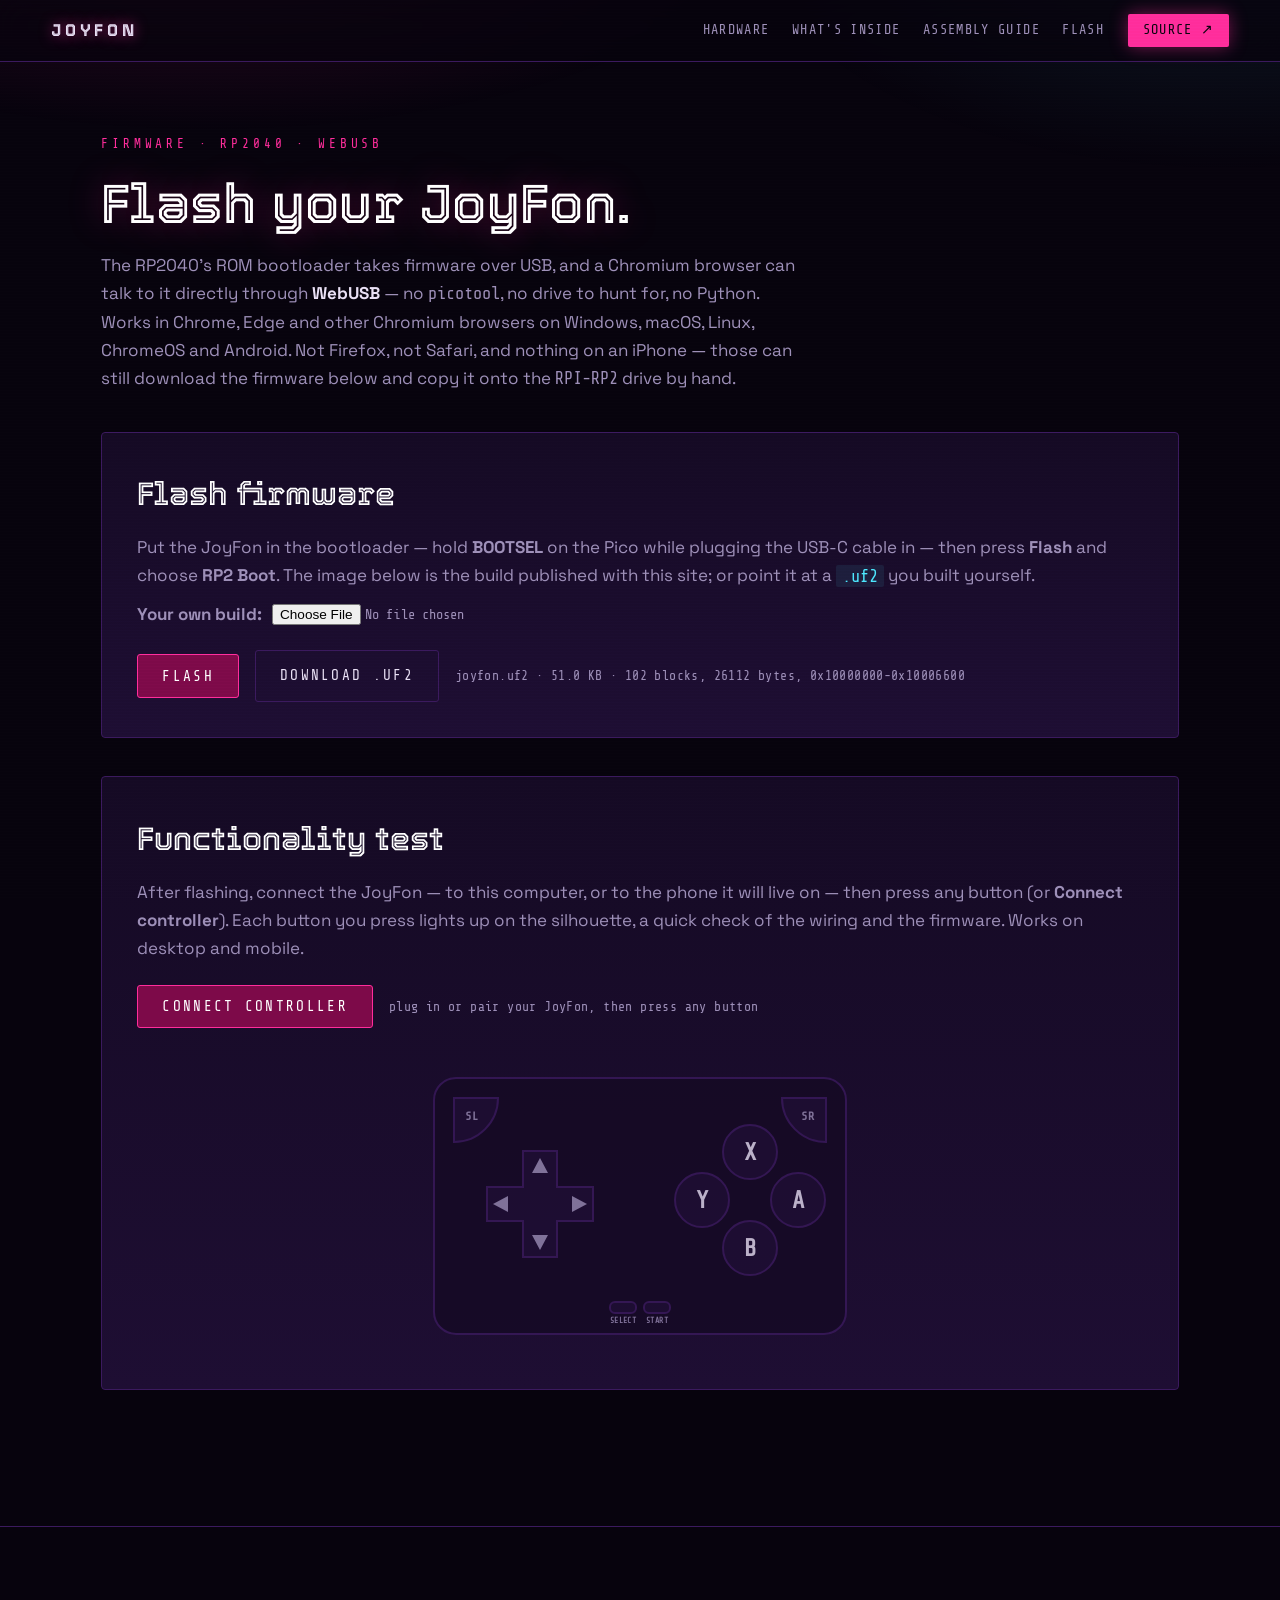
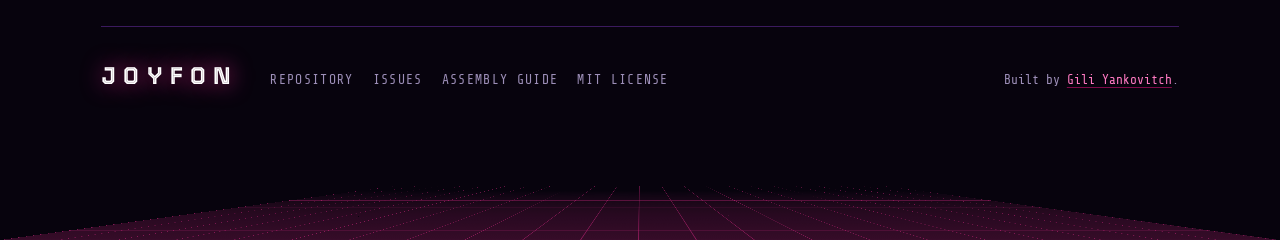
<file: flash.html>
<!DOCTYPE html>
<html lang="en">
<head>
<meta charset="utf-8">
<meta name="viewport" content="width=device-width, initial-scale=1">
<title>Flash your JoyFon — firmware over WebUSB</title>
<meta name="description" content="Flash the JoyFon firmware straight from your browser over WebUSB — no picotool, no drive to find. Or download the .uf2 and copy it onto the RPI-RP2 drive.">
<meta name="theme-color" content="#07030d">

<meta property="og:title" content="Flash your JoyFon">
<meta property="og:description" content="Flash the JoyFon firmware from your browser over WebUSB, or download the .uf2.">
<meta property="og:image" content="images/front.png">
<meta property="og:type" content="website">

<link rel="icon" href="images/front-transparent.png">
<link rel="preconnect" href="https://fonts.googleapis.com">
<link rel="preconnect" href="https://fonts.gstatic.com" crossorigin>
<link href="https://fonts.googleapis.com/css2?family=Share+Tech+Mono&family=Space+Grotesk:wght@400;500;700&family=Tourney:ital,wght@0,600;0,800;1,800&display=swap" rel="stylesheet">
<link rel="stylesheet" href="assets/site.css">
<link rel="stylesheet" href="assets/flash.css">
</head>
<body>

<div class="scanlines" aria-hidden="true"></div>

<header class="topbar">
  <a class="topbar__mark" href="index.html">JOYFON</a>
  <nav class="topbar__nav" aria-label="Sections">
    <a href="index.html#hardware">Hardware</a>
    <a href="index.html#files">What's inside</a>
    <a href="assembly.html">Assembly guide</a>
    <a href="flash.html" aria-current="page">Flash</a>
  </nav>
  <a class="topbar__repo" href="https://github.com/gili-yankovitch/joyfon">Source ↗</a>
</header>

<main class="flash-main">

  <p class="eyebrow">Firmware · RP2040 · WebUSB</p>
  <h1 class="h2">Flash your JoyFon.</h1>
  <p class="flash-lede">
    The RP2040's ROM bootloader takes firmware over USB, and a Chromium browser can talk to it
    directly through <b>WebUSB</b> — no <code>picotool</code>, no drive to hunt for, no Python.
    Works in Chrome, Edge and other Chromium browsers on Windows, macOS, Linux, ChromeOS and
    Android. Not Firefox, not Safari, and nothing on an iPhone — those can still download the
    firmware below and copy it onto the <code>RPI-RP2</code> drive by hand.
  </p>

  <section class="panel">
    <h2>Flash firmware</h2>
    <p class="note">Put the JoyFon in the bootloader — hold <b>BOOTSEL</b> on the Pico while plugging
      the USB-C cable in — then press <b>Flash</b> and choose <b>RP2 Boot</b>. The image below is the
      build published with this site; or point it at a <code>.uf2</code> you built yourself.</p>
    <p class="note file-pick"><b>Your own build:</b>
      <input id="file" type="file" accept=".uf2,application/octet-stream"></p>

    <div class="stage-bar">
      <button id="flashBtn" class="btn btn--solid" disabled>Flash</button>
      <a id="downloadBtn" class="btn ghost" href="firmware/joyfon.uf2" download>Download .uf2</a>
      <span id="flashStatus" class="status">loading firmware…</span>
    </div>
    <progress id="progress" class="flash-progress" max="1" value="0" hidden></progress>
    <ol id="flashLog" class="log" reversed></ol>
  </section>

  <section class="panel">
    <h2>Functionality test</h2>
    <p class="note">After flashing, connect the JoyFon — to this computer, or to the phone it will
      live on — then press any button (or <b>Connect controller</b>). Each button you press lights up
      on the silhouette, a quick check of the wiring and the firmware. Works on desktop and mobile.</p>

    <div class="stage-bar">
      <button id="connectBtn" class="btn btn--solid">Connect controller</button>
      <span id="testStatus" class="status">not connected</span>
    </div>

    <div class="pad-wrap">
      <svg id="pad" class="pad" viewBox="0 0 440 300" role="img"
           aria-label="JoyFon button test silhouette" xmlns="http://www.w3.org/2000/svg">
        <!-- shell -->
        <rect class="pad-shell" x="14" y="24" width="412" height="256" rx="22"/>
        <!-- quarter-circle corner shoulders -->
        <path id="btn-sl" class="pad-btn" d="M34 44 L78 44 A44 44 0 0 1 34 88 Z"/>
        <path id="btn-sr" class="pad-btn" d="M406 44 L362 44 A44 44 0 0 0 406 88 Z"/>
        <text class="pad-lbl pad-lbl--sm" x="52"  y="66">SL</text>
        <text class="pad-lbl pad-lbl--sm" x="388" y="66">SR</text>
        <!-- d-pad: one plus, with arrows that flash when pressed -->
        <polygon class="pad-dpad-c" points="103,97 137,97 137,133 173,133 173,167 137,167 137,203 103,203 103,167 67,167 67,133 103,133"/>
        <polygon id="btn-up"    class="pad-arrow" points="120,104 112,119 128,119"/>
        <polygon id="btn-down"  class="pad-arrow" points="120,196 112,181 128,181"/>
        <polygon id="btn-left"  class="pad-arrow" points="73,150 88,142 88,158"/>
        <polygon id="btn-right" class="pad-arrow" points="167,150 152,142 152,158"/>
        <!-- face diamond: Nintendo layout (X top, Y left, A right, B bottom) -->
        <circle id="btn-x" class="pad-btn" cx="330" cy="98"  r="27"/>
        <circle id="btn-y" class="pad-btn" cx="282" cy="146" r="27"/>
        <circle id="btn-a" class="pad-btn" cx="378" cy="146" r="27"/>
        <circle id="btn-b" class="pad-btn" cx="330" cy="194" r="27"/>
        <text class="pad-lbl pad-face" x="330" y="106">X</text>
        <text class="pad-lbl pad-face" x="282" y="154">Y</text>
        <text class="pad-lbl pad-face" x="378" y="154">A</text>
        <text class="pad-lbl pad-face" x="330" y="202">B</text>
        <!-- start / select, small pills centred -->
        <rect id="btn-select" class="pad-btn" x="190" y="248" width="26" height="11" rx="5"/>
        <rect id="btn-start"  class="pad-btn" x="224" y="248" width="26" height="11" rx="5"/>
        <text class="pad-lbl pad-lbl--xs" x="203" y="269">SELECT</text>
        <text class="pad-lbl pad-lbl--xs" x="237" y="269">START</text>
      </svg>
    </div>
  </section>

</main>

<footer class="footer">
  <div class="footer__horizon" aria-hidden="true"></div>
  <div class="footer__inner">
    <div class="footer__end">
      <p class="footer__mark">JOYFON</p>
      <nav class="footer__links" aria-label="Repository links">
        <a href="https://github.com/gili-yankovitch/joyfon">Repository</a>
        <a href="https://github.com/gili-yankovitch/joyfon/issues">Issues</a>
        <a href="assembly.html">Assembly guide</a>
        <a href="https://github.com/gili-yankovitch/joyfon/blob/main/LICENSE">MIT license</a>
      </nav>
      <p class="footer__line">Built by <a href="https://github.com/gili-yankovitch">Gili Yankovitch</a>.</p>
    </div>
  </div>
</footer>

<script type="module" src="assets/flash.js"></script>
</body>
</html>
</file>
<file: assets/site.css>
/* ═══════════════════════════════════════════════════════════════════
   Joyfon — tokens
   ═══════════════════════════════════════════════════════════════════ */
:root {
  --void:      #07030d;
  --deck:      #150a24;
  --deck-2:    #1e0e33;
  --edge:      #3b1a5e;
  --hot:       #ff2d9b;
  --hot-soft:  #ff7ac2;
  --hot-dim:   #7d0a49;
  --ice:       #4de8ff;
  --amber:     #ffc24d;
  --text:      #e9e0f5;
  --text-dim:  #9d8fb8;

  --display: "Tourney", "Arial Narrow", Impact, sans-serif;
  --body:    "Space Grotesk", ui-sans-serif, system-ui, sans-serif;
  --mono:    "Share Tech Mono", ui-monospace, "SFMono-Regular", monospace;

  --gut:  clamp(1.25rem, 4vw, 4rem);
  --maxw: 1180px;
  --rail: 1px solid var(--edge);
}

*, *::before, *::after { box-sizing: border-box; }

html { scroll-behavior: smooth; }
@media (prefers-reduced-motion: reduce) { html { scroll-behavior: auto; } }

body {
  margin: 0;
  background: var(--void);
  color: var(--text);
  font-family: var(--body);
  font-size: clamp(1rem, 0.96rem + 0.2vw, 1.0625rem);
  line-height: 1.65;
  -webkit-font-smoothing: antialiased;
  overflow-x: hidden;
}

/* magenta wash behind everything */
body::before {
  content: "";
  position: fixed;
  inset: -20vh -10vw auto;
  height: 90vh;
  background:
    radial-gradient(60% 55% at 22% 0%, rgba(255, 45, 155, 0.22), transparent 70%),
    radial-gradient(45% 45% at 88% 12%, rgba(77, 232, 255, 0.10), transparent 70%);
  pointer-events: none;
  z-index: 0;
}

a { color: var(--hot-soft); text-decoration-color: var(--hot-dim); text-underline-offset: 3px; }
a:hover { color: #fff; text-decoration-color: var(--hot); }

:focus-visible {
  outline: 2px solid var(--ice);
  outline-offset: 3px;
  border-radius: 2px;
}

code, pre { font-family: var(--mono); }

.visually-hidden {
  position: absolute; width: 1px; height: 1px;
  margin: -1px; padding: 0; overflow: hidden;
  clip: rect(0 0 0 0); white-space: nowrap; border: 0;
}

/* CRT scanline veil over the whole page */
.scanlines {
  position: fixed;
  inset: 0;
  z-index: 90;
  pointer-events: none;
  background: repeating-linear-gradient(
    to bottom,
    rgba(255, 255, 255, 0.028) 0 1px,
    transparent 1px 3px
  );
  mix-blend-mode: overlay;
}

/* ═══════════════════════════════════════════════════════════════════
   Top bar
   ═══════════════════════════════════════════════════════════════════ */
.topbar {
  position: sticky;
  top: 0;
  z-index: 80;
  display: flex;
  align-items: center;
  gap: 1.5rem;
  padding: 0.85rem var(--gut);
  border-bottom: var(--rail);
  background: rgba(7, 3, 13, 0.78);
  backdrop-filter: blur(14px);
}

.topbar__mark {
  font-family: var(--display);
  font-weight: 800;
  font-size: 1.05rem;
  letter-spacing: 0.22em;
  color: var(--text);
  text-decoration: none;
  text-shadow: 0 0 14px rgba(255, 45, 155, 0.7);
}

.topbar__nav {
  display: flex;
  gap: 1.4rem;
  margin-inline-start: auto;
  font-family: var(--mono);
  font-size: 0.85rem;
  letter-spacing: 0.1em;
  text-transform: uppercase;
}
.topbar__nav a { color: var(--text-dim); text-decoration: none; }
.topbar__nav a:hover { color: var(--hot); }

.topbar__repo {
  font-family: var(--mono);
  font-size: 0.85rem;
  letter-spacing: 0.1em;
  text-transform: uppercase;
  color: var(--void);
  background: var(--hot);
  padding: 0.35rem 0.9rem;
  border-radius: 2px;
  text-decoration: none;
  box-shadow: 0 0 18px rgba(255, 45, 155, 0.45);
}
.topbar__repo:hover { color: var(--void); background: var(--hot-soft); }

/* Always-visible Flash pill — the one nav item that survives on mobile. */
.topbar__flash {
  font-family: var(--mono);
  font-size: 0.85rem;
  letter-spacing: 0.1em;
  text-transform: uppercase;
  color: var(--text);
  border: 1px solid var(--edge);
  padding: 0.3rem 0.85rem;
  border-radius: 2px;
  text-decoration: none;
  white-space: nowrap;
}
.topbar__flash:hover { color: #fff; border-color: var(--hot); }

@media (max-width: 720px) {
  .topbar__nav { display: none; }
  .topbar__flash { margin-inline-start: auto; }
}

/* ═══════════════════════════════════════════════════════════════════
   Hero
   ═══════════════════════════════════════════════════════════════════ */
.hero {
  position: relative;
  z-index: 1;
  display: grid;
  grid-template-columns: minmax(0, 1.05fr) minmax(0, 0.95fr);
  gap: clamp(2rem, 5vw, 4.5rem);
  align-items: center;
  max-width: var(--maxw);
  margin-inline: auto;
  padding: clamp(3rem, 8vw, 6rem) var(--gut) clamp(2.5rem, 6vw, 4rem);
}

.eyebrow {
  margin: 0 0 1.4rem;
  font-family: var(--mono);
  font-size: 0.8rem;
  letter-spacing: 0.3em;
  text-transform: uppercase;
  color: var(--hot);
}

.wordmark {
  position: relative;
  margin: 0;
  font-family: var(--display);
  font-weight: 800;
  font-size: clamp(3.6rem, 12vw, 8.5rem);
  line-height: 0.86;
  letter-spacing: 0.01em;
}

.wordmark__face {
  position: relative;
  display: block;
  background: linear-gradient(
    177deg,
    #ffffff 0%, #efe6ff 22%, #9d90c4 43%,
    #4a3f6b 51%, #b9aee0 60%, #ffffff 78%, #d9cdf5 100%
  );
  -webkit-background-clip: text;
  background-clip: text;
  color: transparent;
  -webkit-text-stroke: 1px rgba(255, 45, 155, 0.55);
}

.wordmark__glow {
  position: absolute;
  inset: 0;
  color: var(--hot);
  filter: blur(22px);
  opacity: 0.75;
  z-index: -1;
}

.tagline {
  margin: 1.1rem 0 0;
  font-family: var(--mono);
  font-size: clamp(0.9rem, 1.9vw, 1.2rem);
  letter-spacing: 0.34em;
  text-transform: uppercase;
  color: var(--ice);
  text-shadow: 0 0 18px rgba(77, 232, 255, 0.5);
}

.hero__lede {
  max-width: 46ch;
  margin: 1.6rem 0 0;
  color: var(--text-dim);
}
.hero__lede a { color: var(--text); }

.hero__actions {
  display: flex;
  flex-wrap: wrap;
  gap: 0.85rem;
  margin-top: 2.2rem;
}

.btn {
  display: inline-flex;
  align-items: center;
  gap: 0.6rem;
  font-family: var(--mono);
  font-size: 0.9rem;
  letter-spacing: 0.16em;
  text-transform: uppercase;
  text-decoration: none;
  padding: 0.8rem 1.5rem;
  border-radius: 2px;
  transition: transform 0.12s ease, box-shadow 0.2s ease, background 0.2s ease;
}
.btn:active { transform: translateY(1px); }

.btn--solid {
  color: var(--void);
  background: var(--hot);
  box-shadow: 0 0 24px rgba(255, 45, 155, 0.5);
}
.btn--solid:hover { color: var(--void); background: var(--hot-soft); box-shadow: 0 0 34px rgba(255, 45, 155, 0.75); }

.btn--ghost {
  color: var(--text);
  border: 1px solid var(--edge);
}
.btn--ghost:hover { color: #fff; border-color: var(--hot); box-shadow: inset 0 0 24px rgba(255, 45, 155, 0.16); }

.btn__gh { flex: none; display: block; }

/* CRT frame around the hero media */
.crt { margin: 0; }

.crt__screen {
  position: relative;
  padding: clamp(1rem, 3vw, 2rem);
  border: 1px solid var(--edge);
  border-radius: 18px;
  background:
    radial-gradient(120% 90% at 50% 0%, rgba(255, 45, 155, 0.16), transparent 65%),
    linear-gradient(180deg, var(--deck-2), var(--void));
  box-shadow:
    0 0 0 1px rgba(255, 45, 155, 0.18),
    0 30px 90px rgba(255, 45, 155, 0.14),
    inset 0 0 70px rgba(255, 45, 155, 0.08);
  overflow: hidden;
}

.crt__screen::after {
  content: "";
  position: absolute;
  inset: 0;
  background: repeating-linear-gradient(to bottom, rgba(0, 0, 0, 0.22) 0 2px, transparent 2px 4px);
  pointer-events: none;
}

.crt__screen img {
  display: block;
  width: 100%;
  height: auto;
  filter: saturate(1.05) contrast(1.04);
}

.crt__label {
  display: flex;
  align-items: center;
  gap: 0.6rem;
  margin-top: 0.9rem;
  font-family: var(--mono);
  font-size: 0.78rem;
  letter-spacing: 0.14em;
  text-transform: uppercase;
  color: var(--text-dim);
}

.dot {
  width: 8px; height: 8px;
  border-radius: 50%;
  background: var(--hot);
  box-shadow: 0 0 10px var(--hot);
  animation: pulse 2.4s ease-in-out infinite;
}

@keyframes pulse { 0%, 100% { opacity: 1; } 50% { opacity: 0.25; } }

/* Narrow: the wordmark leads, then the animation, then the pitch. Letting the
   copy block dissolve into the grid is what allows the media to sit between
   the tagline and the lede. */
@media (max-width: 900px) {
  .hero {
    grid-template-columns: 1fr;
    row-gap: 0;
  }
  .hero__copy { display: contents; }

  .hero .eyebrow       { order: 1; }
  .hero .wordmark      { order: 2; }
  .hero .tagline       { order: 3; }
  .hero .crt           { order: 4; max-width: 440px; margin-top: 2rem; }
  .hero .hero__lede    { order: 5; }
  .hero .hero__actions { order: 6; }
}

/* ═══════════════════════════════════════════════════════════════════
   Ticker
   ═══════════════════════════════════════════════════════════════════ */
.ticker {
  position: relative;
  z-index: 1;
  overflow: hidden;
  border-block: var(--rail);
  background: rgba(255, 45, 155, 0.06);
  padding-block: 0.6rem;
}

.ticker__track {
  display: flex;
  gap: 3rem;
  width: max-content;
  animation: slide 38s linear infinite;
  font-family: var(--mono);
  font-size: 0.8rem;
  letter-spacing: 0.28em;
  text-transform: uppercase;
  color: var(--hot-soft);
  white-space: nowrap;
}
.ticker__track span::before { content: "◆ "; color: var(--edge); }

@keyframes slide { from { transform: translateX(0); } to { transform: translateX(-50%); } }

/* ═══════════════════════════════════════════════════════════════════
   Section chrome
   ═══════════════════════════════════════════════════════════════════ */
.section {
  position: relative;
  z-index: 1;
  max-width: var(--maxw);
  margin-inline: auto;
  padding: clamp(4rem, 10vw, 7rem) var(--gut) 0;
}

.section__head { max-width: 62ch; margin-bottom: clamp(2rem, 5vw, 3.2rem); }

.h2 {
  margin: 0;
  font-family: var(--display);
  font-weight: 600;
  font-size: clamp(2rem, 5.5vw, 3.4rem);
  line-height: 1;
  letter-spacing: 0.005em;
  color: #fff;
  text-shadow: 0 0 34px rgba(255, 45, 155, 0.35);
}

.section__lede { margin: 1.2rem 0 0; color: var(--text-dim); }
.section__lede code, .file__desc code {
  color: var(--ice);
  font-size: 0.92em;
}

/* ═══════════════════════════════════════════════════════════════════
   Hardware plates
   ═══════════════════════════════════════════════════════════════════ */
.plates {
  display: grid;
  grid-template-columns: repeat(auto-fit, minmax(250px, 1fr));
  gap: 1.2rem;
}

.plate {
  margin: 0;
  border: 1px solid var(--edge);
  border-radius: 6px;
  background: linear-gradient(180deg, var(--deck), var(--void));
  overflow: hidden;
  transition: border-color 0.2s ease, box-shadow 0.25s ease, transform 0.25s ease;
}
.plate:hover {
  border-color: var(--hot);
  box-shadow: 0 20px 60px rgba(255, 45, 155, 0.2);
  transform: translateY(-4px);
}

.plate__btn {
  display: block;
  width: 100%;
  padding: 0;
  border: 0;
  background: none;
  cursor: zoom-in;
  position: relative;
}

.plate__btn::after {
  content: "⤢";
  position: absolute;
  right: 0.7rem;
  bottom: 0.7rem;
  width: 26px;
  height: 26px;
  display: grid;
  place-items: center;
  border-radius: 3px;
  background: rgba(7, 3, 13, 0.72);
  color: var(--hot);
  font-size: 0.85rem;
  opacity: 0;
  transition: opacity 0.18s ease;
}
.plate:hover .plate__btn::after,
.plate__btn:focus-visible::after { opacity: 1; }

.plate img {
  display: block;
  width: 100%;
  height: 270px;
  object-fit: contain;
  background: rgba(7, 3, 13, 0.55);
  padding: 0.9rem;
}

.plate figcaption {
  padding: 0.75rem 1rem;
  border-top: 1px solid var(--edge);
  font-family: var(--mono);
  font-size: 0.78rem;
  letter-spacing: 0.16em;
  text-transform: uppercase;
  color: var(--text-dim);
}
.plate__idx { color: var(--hot); margin-inline-end: 0.5rem; }

.hw-demo {
  margin: 0;
  max-width: 760px;
  margin-inline: auto;
  border: 1px solid var(--edge);
  border-radius: 6px;
  overflow: hidden;
  background: linear-gradient(180deg, var(--deck), var(--void));
}
.hw-demo img {
  display: block;
  width: 100%;
  height: auto;
  background: rgba(7, 3, 13, 0.55);
}

/* ═══════════════════════════════════════════════════════════════════
   Files
   ═══════════════════════════════════════════════════════════════════ */
.section--files { padding-bottom: clamp(4rem, 9vw, 6rem); }

.files {
  display: grid;
  grid-template-columns: repeat(auto-fit, minmax(260px, 1fr));
  gap: 1rem;
}

.file {
  display: block;
  padding: 1.2rem 1.3rem 1.4rem;
  border: 1px solid var(--edge);
  border-radius: 6px;
  background: linear-gradient(180deg, var(--deck), rgba(7, 3, 13, 0.85));
  text-decoration: none;
  color: inherit;
  transition: border-color 0.18s ease, box-shadow 0.22s ease, transform 0.18s ease;
}
.file:hover {
  color: inherit;
  border-color: var(--hot);
  box-shadow: 0 16px 44px rgba(255, 45, 155, 0.18);
  transform: translateY(-3px);
}

.file__kind {
  margin: 0 0 0.55rem;
  font-family: var(--mono);
  font-size: 0.7rem;
  letter-spacing: 0.24em;
  text-transform: uppercase;
  color: var(--hot);
}

.file__name {
  margin: 0 0 0.6rem;
  font-family: var(--mono);
  font-size: 1.02rem;
  color: #fff;
  word-break: break-word;
}

.file__desc { margin: 0; font-size: 0.9rem; color: var(--text-dim); }

.file--accent { border-color: rgba(255, 45, 155, 0.55); background: rgba(255, 45, 155, 0.09); }

/* ═══════════════════════════════════════════════════════════════════
   Lightbox
   ═══════════════════════════════════════════════════════════════════ */
.lightbox {
  position: fixed;
  inset: 0;
  z-index: 100;
  display: grid;
  place-items: center;
  padding: clamp(1rem, 5vw, 3rem);
  background: rgba(5, 2, 10, 0.9);
  backdrop-filter: blur(10px);
  animation: lb-in 0.18s ease-out;
}
.lightbox[hidden] { display: none; }

@keyframes lb-in { from { opacity: 0; } to { opacity: 1; } }

.lightbox__figure {
  margin: 0;
  max-width: min(1000px, 100%);
  max-height: 100%;
  display: flex;
  flex-direction: column;
  gap: 0.9rem;
  border: 1px solid var(--edge);
  border-radius: 10px;
  background: linear-gradient(180deg, var(--deck-2), var(--void));
  box-shadow: 0 0 0 1px rgba(255, 45, 155, 0.2), 0 40px 120px rgba(255, 45, 155, 0.25);
  padding: clamp(0.9rem, 2vw, 1.4rem);
  overflow: hidden;
}

.lightbox__figure img {
  display: block;
  max-width: 100%;
  max-height: min(74vh, 780px);
  margin-inline: auto;
  object-fit: contain;
  border-radius: 4px;
}

.lightbox__figure figcaption {
  font-family: var(--mono);
  font-size: 0.78rem;
  letter-spacing: 0.18em;
  text-transform: uppercase;
  color: var(--text-dim);
  text-align: center;
}

.lightbox__close {
  position: absolute;
  top: clamp(0.8rem, 3vw, 1.6rem);
  right: clamp(0.8rem, 3vw, 1.6rem);
  width: 42px;
  height: 42px;
  border: 1px solid var(--edge);
  border-radius: 3px;
  background: rgba(7, 3, 13, 0.8);
  color: var(--text);
  font-size: 1rem;
  cursor: pointer;
  transition: color 0.15s ease, border-color 0.15s ease;
}
.lightbox__close:hover { color: var(--hot); border-color: var(--hot); }

/* ═══════════════════════════════════════════════════════════════════
   Footer
   ═══════════════════════════════════════════════════════════════════ */
.footer {
  position: relative;
  margin-top: clamp(2rem, 5vw, 3.5rem);
  border-top: 1px solid var(--edge);
  overflow: hidden;
}

/* the one moment of vaporwave horizon, kept to the very bottom */
.footer__horizon {
  position: absolute;
  inset: auto 0 0;
  height: 420px;
  background:
    linear-gradient(to top, rgba(255, 45, 155, 0.22), transparent 78%),
    repeating-linear-gradient(to right, rgba(255, 45, 155, 0.5) 0 1px, transparent 1px 58px),
    repeating-linear-gradient(to top,   rgba(255, 45, 155, 0.5) 0 1px, transparent 1px 30px);
  transform: perspective(240px) rotateX(70deg);
  transform-origin: bottom center;
  pointer-events: none;
  opacity: 0.85;
}

.footer__inner {
  position: relative;
  z-index: 1;
  max-width: var(--maxw);
  margin-inline: auto;
  padding: clamp(2.5rem, 6vw, 4rem) var(--gut) clamp(6rem, 13vw, 9rem);
}

/* open source hardware block */
.oshw {
  display: grid;
  grid-template-columns: 104px minmax(0, 1fr);
  gap: clamp(1.2rem, 4vw, 2.4rem);
  align-items: start;
  padding-bottom: 2.2rem;
  border-bottom: 1px solid var(--edge);
}

.oshw__gear {
  width: 104px;
  height: 104px;
  color: var(--hot);
  filter: drop-shadow(0 0 14px rgba(255, 45, 155, 0.65));
}

.oshw__title {
  margin: 0 0 0.6rem;
  font-family: var(--display);
  font-weight: 800;
  font-size: clamp(1.15rem, 3vw, 1.55rem);
  letter-spacing: 0.14em;
  text-transform: uppercase;
  color: #fff;
}

.oshw__text { margin: 0; max-width: 60ch; color: var(--text-dim); font-size: 0.96rem; }

.oshw__clone { margin: 1rem 0 0; }
.oshw__clone code {
  display: inline-block;
  padding: 0.55rem 0.85rem;
  border: 1px solid var(--edge);
  border-radius: 4px;
  background: rgba(7, 3, 13, 0.7);
  font-size: 0.85rem;
  color: var(--ice);
  word-break: break-all;
}

@media (max-width: 620px) {
  .oshw { grid-template-columns: 1fr; }
  .oshw__gear { width: 76px; height: 76px; }
}

.footer__end {
  display: flex;
  flex-wrap: wrap;
  align-items: baseline;
  gap: 1rem 2rem;
  margin-top: 2.2rem;
  padding-top: 1.8rem;
  border-top: 1px solid var(--edge);
}

.footer__mark {
  margin: 0;
  font-family: var(--display);
  font-weight: 800;
  font-size: 1.5rem;
  letter-spacing: 0.3em;
  color: #fff;
  text-shadow: 0 0 22px rgba(255, 45, 155, 0.8);
}

.footer__links {
  display: flex;
  flex-wrap: wrap;
  gap: 1.2rem;
  font-family: var(--mono);
  font-size: 0.82rem;
  letter-spacing: 0.1em;
  text-transform: uppercase;
}
.footer__links a { color: var(--text-dim); text-decoration: none; }
.footer__links a:hover { color: var(--hot); }

.footer__line {
  margin: 0;
  margin-inline-start: auto;
  font-family: var(--mono);
  font-size: 0.8rem;
  color: var(--text-dim);
}

/* ═══════════════════════════════════════════════════════════════════
   Motion preferences
   ═══════════════════════════════════════════════════════════════════ */
@media (prefers-reduced-motion: reduce) {
  .ticker__track { animation: none; }
  .dot { animation: none; }
  .plate:hover, .file:hover { transform: none; }
  .lightbox { animation: none; }
  *, *::before, *::after { transition-duration: 0.01ms !important; }
}
</file>
<file: assets/flash.css>
/* Flash page — layered on top of site.css, reusing its tokens. */

.flash-main {
  position: relative;
  z-index: 1;
  max-width: var(--maxw);
  margin-inline: auto;
  padding: clamp(2.5rem, 7vw, 4.5rem) var(--gut) clamp(3rem, 8vw, 5rem);
}

.flash-lede { max-width: 64ch; color: var(--text-dim); margin: 1.2rem 0 0; }
.flash-lede b { color: var(--text); }

.panel {
  border: var(--rail);
  background: linear-gradient(180deg, var(--deck), var(--deck-2));
  border-radius: 4px;
  padding: clamp(1.4rem, 3.5vw, 2.2rem);
  margin-top: clamp(1.6rem, 4vw, 2.4rem);
}
.panel > h2 {
  margin: 0 0 0.8rem;
  font-family: var(--display);
  font-weight: 600;
  font-size: clamp(1.4rem, 3.5vw, 2rem);
  color: #fff;
}
.panel .note { color: var(--text-dim); margin: 0.6rem 0; }
.panel code {
  font-family: var(--mono);
  color: var(--ice);
  background: rgba(77, 232, 255, 0.08);
  padding: 0.1em 0.35em;
  border-radius: 2px;
}

.steps { margin: 1rem 0 0; padding-left: 1.4rem; color: var(--text-dim); line-height: 1.6; }
.steps li { margin: 0.5rem 0; }
.steps b { color: var(--text); }

.file-pick { display: flex; flex-wrap: wrap; align-items: center; gap: 0.6rem; }
.file-pick input[type="file"] { color: var(--text-dim); font-family: var(--mono); font-size: 0.85rem; max-width: 100%; }

.stage-bar {
  display: flex;
  flex-wrap: wrap;
  align-items: center;
  gap: 0.8rem 1rem;
  margin-top: 1.4rem;
}
.btn { cursor: pointer; }
.btn[disabled] { opacity: 0.45; cursor: not-allowed; }
.btn[hidden] { display: none; } /* .btn's display would otherwise beat [hidden] */
.btn.ghost {
  color: var(--text);
  border: 1px solid var(--edge);
  background: none;
}
.btn.ghost:hover { color: #fff; border-color: var(--hot); }

.status {
  font-family: var(--mono);
  font-size: 0.82rem;
  color: var(--text-dim);
  letter-spacing: 0.03em;
}

/* WebUSB readiness chip in the top bar. */
.pad-device { font-family: var(--mono); font-size: 0.78rem; letter-spacing: 0.06em; color: var(--text-dim); }
.pad-device.pad-ok::before  { content: "● "; color: var(--ice); }
.pad-device.pad-off::before { content: "● "; color: var(--amber); }

.flash-progress {
  appearance: none;
  -webkit-appearance: none;
  width: 100%;
  height: 6px;
  margin-top: 1rem;
  border: none;
  background: var(--deck-2);
  border-radius: 3px;
  overflow: hidden;
}
.flash-progress::-webkit-progress-bar { background: var(--deck-2); }
.flash-progress::-webkit-progress-value { background: var(--hot); transition: width 0.15s ease; }
.flash-progress::-moz-progress-bar { background: var(--hot); }

.log {
  list-style: none;
  margin: 1.2rem 0 0;
  padding: 0.8rem 1rem;
  max-height: 16rem;
  overflow-y: auto;
  font-family: var(--mono);
  font-size: 0.8rem;
  line-height: 1.7;
  color: var(--text-dim);
  background: var(--void);
  border: 1px solid var(--edge);
  border-radius: 3px;
}
.log:empty { display: none; }
.log li::before { content: "› "; color: var(--edge); }
.log li.ok  { color: var(--ice); }
.log li.ok::before  { content: "✓ "; color: var(--ice); }
.log li.err { color: var(--hot-soft); }
.log li.err::before { content: "✗ "; color: var(--hot); }

/* Functionality-test silhouette — site neon palette */
.pad-wrap {
  display: flex;
  justify-content: center;
  margin-top: 1.6rem;
}
.pad {
  width: min(440px, 94vw);
  height: auto;
}
.pad-shell {
  fill: var(--deck);
  stroke: var(--edge);
  stroke-width: 2;
}
.pad-dpad-c {
  fill: var(--deck-2);
  stroke: var(--edge);
  stroke-width: 2;
}
.pad-btn {
  fill: var(--deck-2);
  stroke: var(--edge);
  stroke-width: 2;
  transition: fill 0.05s linear, stroke 0.05s linear, filter 0.05s linear;
}
.pad-btn.on {
  fill: var(--hot);
  stroke: var(--hot-soft);
  filter: drop-shadow(0 0 10px rgba(255, 45, 155, 0.85));
}
/* D-pad arrows flash on press */
.pad-arrow {
  fill: var(--text-dim);
  transition: fill 0.05s linear, filter 0.05s linear;
}
.pad-arrow.on {
  fill: var(--hot);
  filter: drop-shadow(0 0 8px rgba(255, 45, 155, 0.9));
}
.pad-lbl {
  fill: var(--text-dim);
  font-family: var(--mono);
  font-weight: 700;
  font-size: 21px;
  text-anchor: middle;
  pointer-events: none;
}
.pad-face { font-size: 23px; fill: var(--text); }
.pad-lbl--sm { font-size: 12px; letter-spacing: 0.08em; }
.pad-lbl--xs { font-size: 8px; letter-spacing: 0.06em; }
.pad:not(.live) { opacity: 0.78; }

/* Flat page buttons — matte, bordered, no glow/gradient/raise. */
.flash-main .btn {
  -webkit-appearance: none;
  appearance: none;
  background: transparent;
  background-image: none;
  box-shadow: none !important;
  text-shadow: none;
  transform: none !important;
  border: 1px solid var(--edge);
  border-radius: 3px;
  transition: background 0.14s ease, border-color 0.14s ease, color 0.14s ease;
}
.flash-main .btn--solid {
  background: var(--hot-dim);
  color: #fff;
  border-color: var(--hot);
}
.flash-main .btn--solid:hover {
  background: var(--hot);
  color: var(--void);
  border-color: var(--hot);
}
.flash-main .btn--solid[disabled] {
  background: transparent;
  color: var(--text-dim);
  border-color: var(--edge);
}
.flash-main .btn.ghost,
.flash-main .btn.ghost:hover {
  background: transparent;
  color: var(--text);
  border-color: var(--edge);
}
.flash-main .btn.ghost:hover { border-color: var(--hot); }

pre {
  overflow-x: auto;
  padding: 0.9rem 1rem;
  background: var(--void);
  border: 1px solid var(--edge);
  border-radius: 3px;
  font-size: 0.78rem;
}
pre code { color: var(--text); background: none; padding: 0; }
</file>
